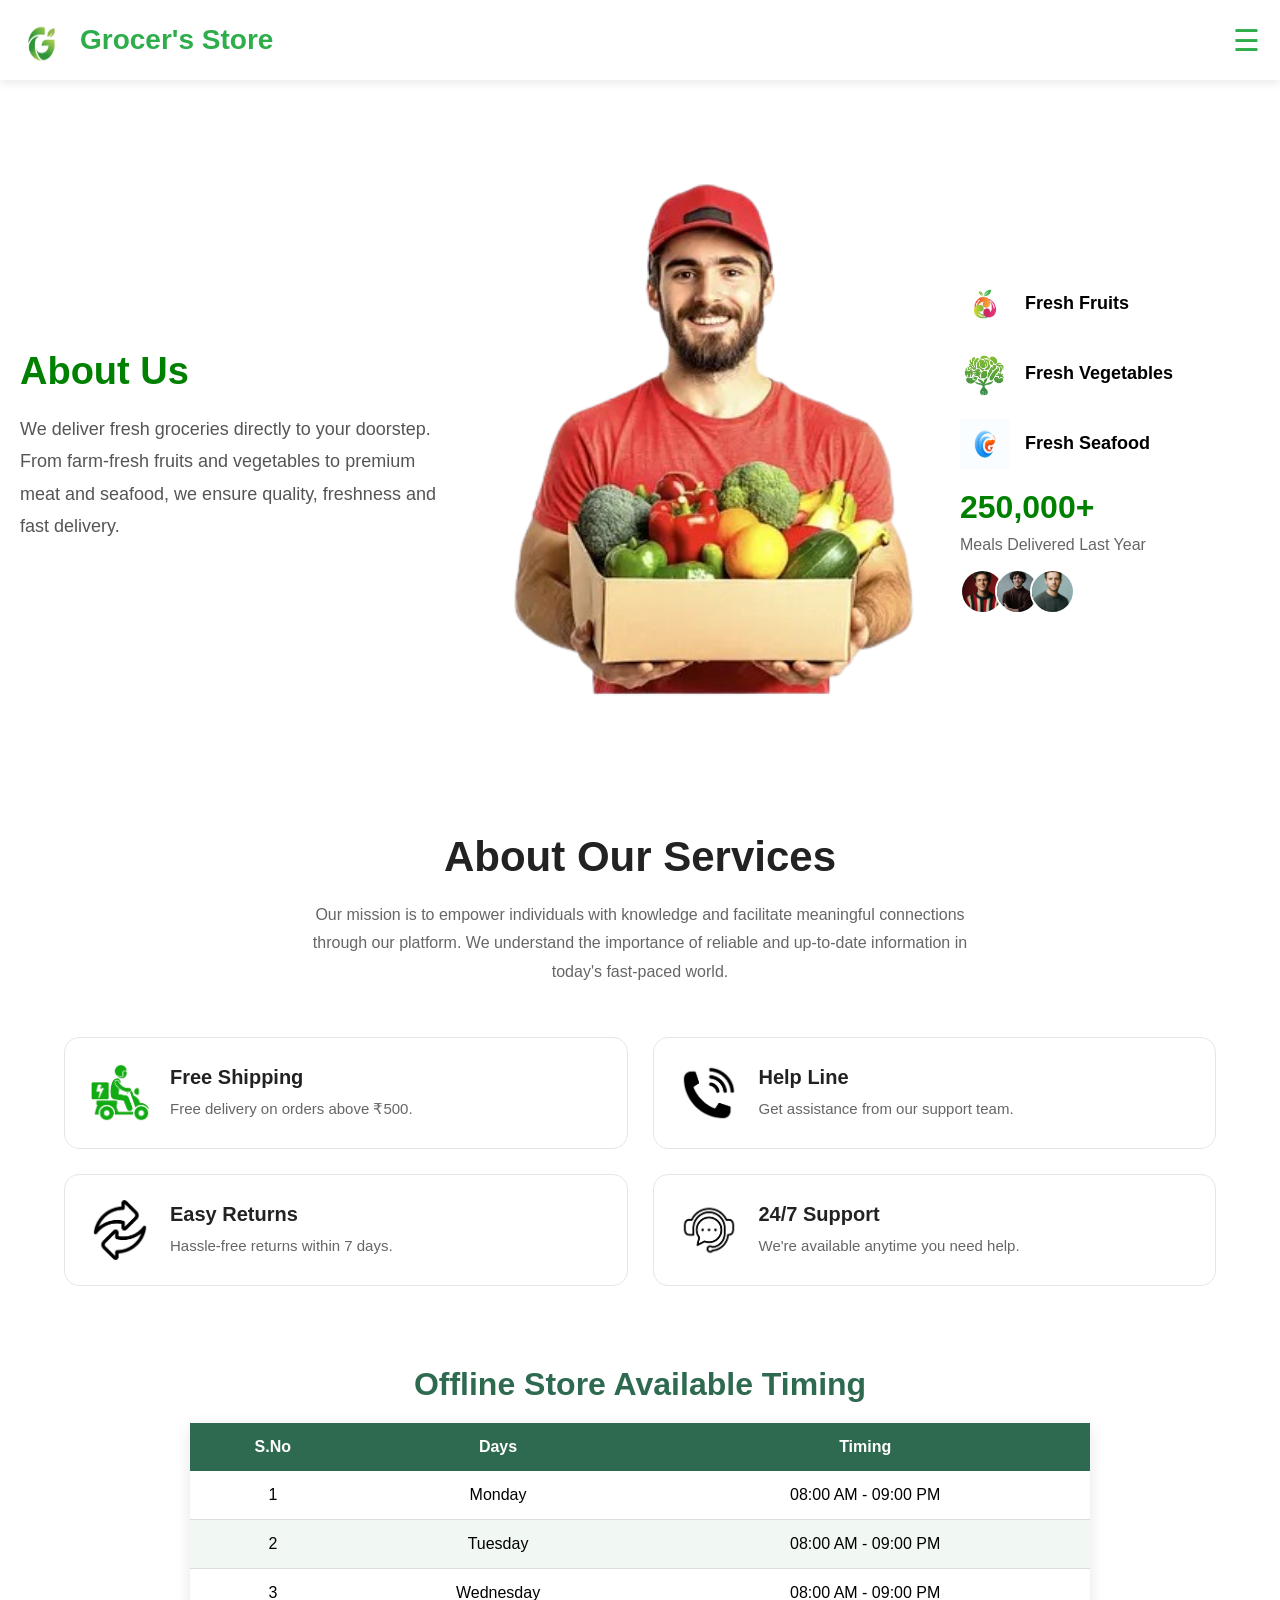
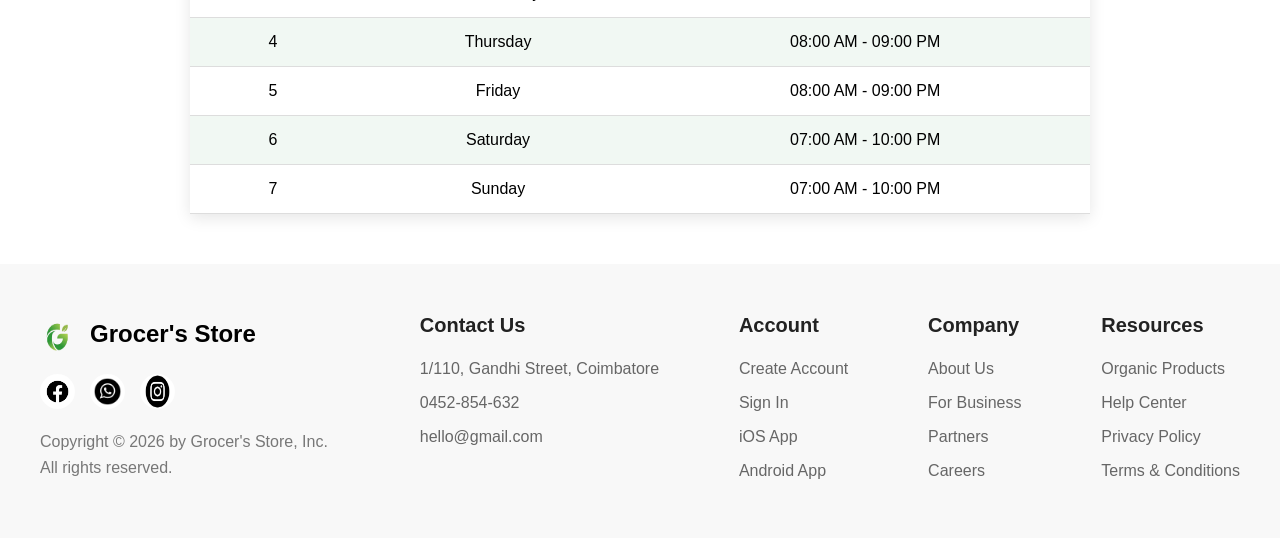
<file: about.html>
<!DOCTYPE html>
<html lang="en">

<head>
    <meta charset="UTF-8">
    <meta name="viewport" content="width=device-width, initial-scale=1.0">
    <title>About Us - Grocer's Store</title>
    <link rel="stylesheet" href="./about.css">
    <link rel="icon" href="./images/logo.png">
    <link href="https://unpkg.com/aos@2.3.1/dist/aos.css" rel="stylesheet">
</head>

<body>
    <div class="container1">
        <div class="row1">
            <img src="./images/logo.png" alt="Logo">
            <div class="logoText">Grocer's Store</div>
        </div>

        <div class="menu-btn" id="menuBtn">☰</div>

        <div class="row2">
            <a href="./home.html">Home</a>
            <a href="about.html">About</a>
            <a href="product.html">Product</a>
            <a href="./blog.html">Blogs</a>
            <a href="./contact.html">Contact</a>
            <a href="./testimonial.html">Testimonial</a>
            <a href="./offer.html" class="order-btn" id="products">Get Offer!</a>
        </div>
    </div>

    <section class="aboutSection">
        <div class="aboutContent" data-aos="fade-up" data-aos-anchor-placement="top-bottom">
            <h2>About Us</h2>
            <p>
                We deliver fresh groceries directly to your doorstep.
                From farm-fresh fruits and vegetables to premium meat
                and seafood, we ensure quality, freshness and fast delivery.
            </p>
        </div>

        <div class="aboutImage" data-aos="fade-up" data-aos-anchor-placement="top-bottom">
            <img src="./images/aboutImg.png" alt="About Us Presentation">
        </div>

        <div class="aboutInfo" data-aos="fade-up" data-aos-anchor-placement="top-bottom">
            <div class="feature">
                <img src="./images/fruitLogo.jpg" alt="Fruit Icon">
                <span>Fresh Fruits</span>
            </div>

            <div class="feature">
                <img src="./images/vegLogo.jpg" alt="Veg Icon">
                <span>Fresh Vegetables</span>
            </div>

            <div class="feature">
                <img src="./images/seaLogo.jpg" alt="Seafood Icon">
                <span>Fresh Seafood</span>
            </div>

            <div class="delivery">
                <h3>250,000+</h3>
                <p>Meals Delivered Last Year</p>
                <div class="customers">
                    <img src="./images/img1.jpg" alt="Customer 1">
                    <img src="./images/img2.jpg" alt="Customer 2">
                    <img src="./images/img3.jpg" alt="Customer 3">
                </div>
            </div>
        </div>
    </section>

    <section class="about-service" data-aos="fade-up" data-aos-anchor-placement="top-bottom">
        <h2>About Our Services</h2>
        <p>Our mission is to empower individuals with knowledge and facilitate
            meaningful connections through our platform.
            We understand the importance of reliable and up-to-date information
            in today's fast-paced world.</p>

        <div class="featureCards">
            <div class="featureCard">
                <img src="./images/delivery.png" alt="Shipping">
                <div class="featureContent">
                    <span>Free Shipping</span>
                    <p class="des-content">Free delivery on orders above ₹500.</p>
                </div>
            </div>

            <div class="featureCard">
                <img src="./images/helpline.png" alt="Help line">
                <div class="featureContent">
                    <span>Help Line</span>
                    <p class="des-content">Get assistance from our support team.</p>
                </div>
            </div>

            <div class="featureCard">
                <img src="./images/return.png" alt="Returns">
                <div class="featureContent">
                    <span>Easy Returns</span>
                    <p class="des-content">Hassle-free returns within 7 days.</p>
                </div>
            </div>

            <div class="featureCard">
                <img src="./images/support.png" alt="Support">
                <div class="featureContent">
                    <span>24/7 Support</span>
                    <p class="des-content">We're available anytime you need help.</p>
                </div>
            </div>
        </div>
    </section>

    <section class="storeTiming" data-aos="fade-up" data-aos-anchor-placement="top-bottom">
        <h4>Offline Store Available Timing</h4>
        <table>
            <thead>
                <tr>
                    <th>S.No</th>
                    <th>Days</th>
                    <th>Timing</th>
                </tr>
            </thead>
            <tbody>
                <tr>
                    <td>1</td>
                    <td>Monday</td>
                    <td>08:00 AM - 09:00 PM</td>
                </tr>
                <tr>
                    <td>2</td>
                    <td>Tuesday</td>
                    <td>08:00 AM - 09:00 PM</td>
                </tr>
                <tr>
                    <td>3</td>
                    <td>Wednesday</td>
                    <td>08:00 AM - 09:00 PM</td>
                </tr>
                <tr>
                    <td>4</td>
                    <td>Thursday</td>
                    <td>08:00 AM - 09:00 PM</td>
                </tr>
                <tr>
                    <td>5</td>
                    <td>Friday</td>
                    <td>08:00 AM - 09:00 PM</td>
                </tr>
                <tr>
                    <td>6</td>
                    <td>Saturday</td>
                    <td>07:00 AM - 10:00 PM</td>
                </tr>
                <tr>
                    <td>7</td>
                    <td>Sunday</td>
                    <td>07:00 AM - 10:00 PM</td>
                </tr>
            </tbody>
        </table>
    </section>

    <section class="foot">
        <div>
            <div class="footerLogo">
                <img src="./images/logo.png" alt="App Logo" width="40" height="40">
                <span>Grocer's Store</span>
            </div>
            <div class="groupLogo">
                <img src="./images/fb.jpg" alt="Facebook">
                <img src="./images/wa.jpg" alt="WhatsApp">
                <img src="./images/insta.jpg" alt="Instagram">
            </div>
            <div class="copyright">
                Copyright © 2026 by Grocer's Store, Inc. All rights reserved.
            </div>
        </div>

        <div class="footer-content">
            <h3>Contact Us</h3>
            <ul>
                <li>1/110, Gandhi Street, Coimbatore</li>
                <li>0452-854-632</li>
                <li>hello@gmail.com</li>
            </ul>
        </div>

        <div class="footer-content">
            <h3>Account</h3>
            <ul>
                <li>Create Account</li>
                <li>Sign In</li>
                <li>iOS App</li>
                <li>Android App</li>
            </ul>
        </div>

        <div class="footer-content">
            <h3>Company</h3>
            <ul>
                <li id="about">About Us</li>
                <li id="business">For Business</li>
                <li id="partners">Partners</li>
                <li id="careers">Careers</li>
            </ul>
        </div>

        <div class="footer-content">
            <h3>Resources</h3>
            <ul>
                <li>Organic Products</li>
                <li>Help Center</li>
                <li>Privacy Policy</li>
                <li>Terms & Conditions</li>
            </ul>
        </div>
    </section>

    <script src="https://unpkg.com/aos@2.3.1/dist/aos.js"></script>
    <script>
        AOS.init({
            duration: 1500, /* smooth runtime for transitions */
            once: true      /* runs animation only once per scroll down */
        });

        // Navbar Toggler
        const menuBtn = document.getElementById('menuBtn');
        const navLinks = document.querySelector('.row2');

        menuBtn.addEventListener('click', () => {
            navLinks.classList.toggle('active');
        });
    </script>
</body>

</html>
</file>
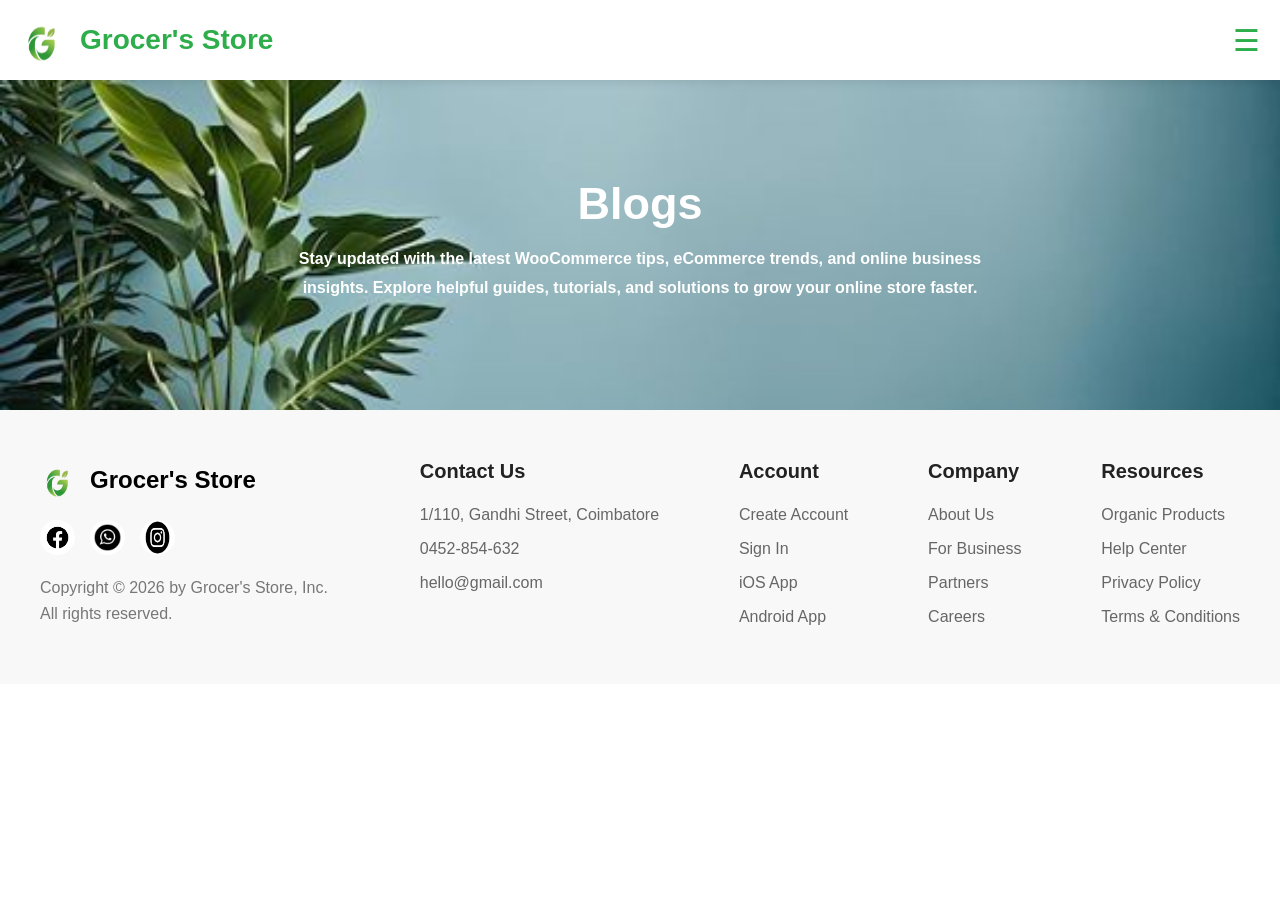
<file: blog.html>
<!DOCTYPE html>
<html lang="en">

<head>
    <meta charset="UTF-8">
    <meta name="viewport" content="width=device-width, initial-scale=1.0">
    <title>Blog content</title>
    <link rel="stylesheet" href="./blog.css">
    <link rel="icon" href="./images/logo.png">
</head>

<body>

    <div class="container1">

        <div class="row1">
            <img src="./images/logo.png" alt="Logo">
            <div class="logoText">Grocer's Store</div>
        </div>

        <div class="menu-btn" id="menuBtn">☰</div>

        <div class="row2">

            <a href="./home.html">Home</a>

            <a href="about.html">About</a>

            <a href="product.html">Product</a>

            <a href="./blog.html">Blogs</a>

            <a href="./contact.html">Contact</a>

            <a href="./testimonial.html">Testimonial</a>

            <a href="./offer.html" class="order-btn" id="products">
                Get Offer!
            </a>

        </div>

    </div>
    <!-- blog Section -->
    <section class="blogSection">

        <div class="blogHeader">
            <h2>Blogs</h2>

            <p>
                Stay updated with the latest WooCommerce tips,
                eCommerce trends, and online business insights.
                Explore helpful guides, tutorials, and solutions
                to grow your online store faster.
            </p>
        </div>

        <div class="blogs" id="blogs">

        </div>

    </section>

    <!-- footer Section -->
    <section class="foot">

        <div>
            <div class="footerLogo">
                <img src="./images/logo.png" alt="App Logo" width="40" height="40">
                <span>Grocer's Store</span>
            </div>

            <div class="groupLogo">
                <img src="./images/fb.jpg" alt="Facebook">
                <img src="./images/wa.jpg" alt="WhatsApp">
                <img src="./images/insta.jpg" alt="Instagram">
            </div>

            <div class="copyright">
                Copyright © 2026 by Grocer's Store, Inc.
                All rights reserved.
            </div>
        </div>

        <div class="footer-content">
            <h3>Contact Us</h3>
            <ul>
                <li>1/110, Gandhi Street, Coimbatore</li>
                <li>0452-854-632</li>
                <li>hello@gmail.com</li>
            </ul>
        </div>

        <div class="footer-content">
            <h3>Account</h3>
            <ul>
                <li>Create Account</li>
                <li>Sign In</li>
                <li>iOS App</li>
                <li>Android App</li>
            </ul>
        </div>

        <div class="footer-content">
            <h3>Company</h3>
            <ul>
                <li id="about">About Us</li>
                <li id="home">For Business</li>
                <li id="home">Partners</li>
                <li id="home">Careers</li>
            </ul>
        </div>

        <div class="footer-content">
            <h3>Resources</h3>
            <ul>
                <li>Organic Products</li>
                <li>Help Center</li>
                <li>Privacy Policy</li>
                <li>Terms & Conditions</li>
            </ul>
        </div>

    </section>

    <script>

        const fetchApi = async () => {
            try {
                const res = await fetch(
                    'https://mocki.io/v1/7c9feaf3-18f1-4552-8d90-449c6f65a826'
                );

                const data = await res.json();

                const blogs = document.getElementById("blogs");

                blogs.innerHTML = data.blogs.map(blog => `
     <div class="blog">
    <img src="${blog.image}" alt="${blog.title}">

    <div class="blogInfo">
        <span><img src="./images/calenders-removebg-preview.png"/>${blog.date}</span>
        <span><img src="./images/cartss-removebg-preview.png" /> ${blog.category}</span>
    </div>

    <h3>${blog.title}</h3>

    <p class="description">${blog.description}</p>
    
    <p class="content clamped">${blog.content}</p>
    
  
</div>
        `).join("");

            } catch (error) {
                console.error("Error fetching blogs:", error);
            }
        };

        fetchApi();



    </script>



    <script>
        // Navbar Toggler
        const menuBtn = document.getElementById('menuBtn');
        const navLinks = document.querySelector('.row2');

        menuBtn.addEventListener('click', () => {
            navLinks.classList.toggle('active');
        });
    </script>
</body>

</html>
</file>
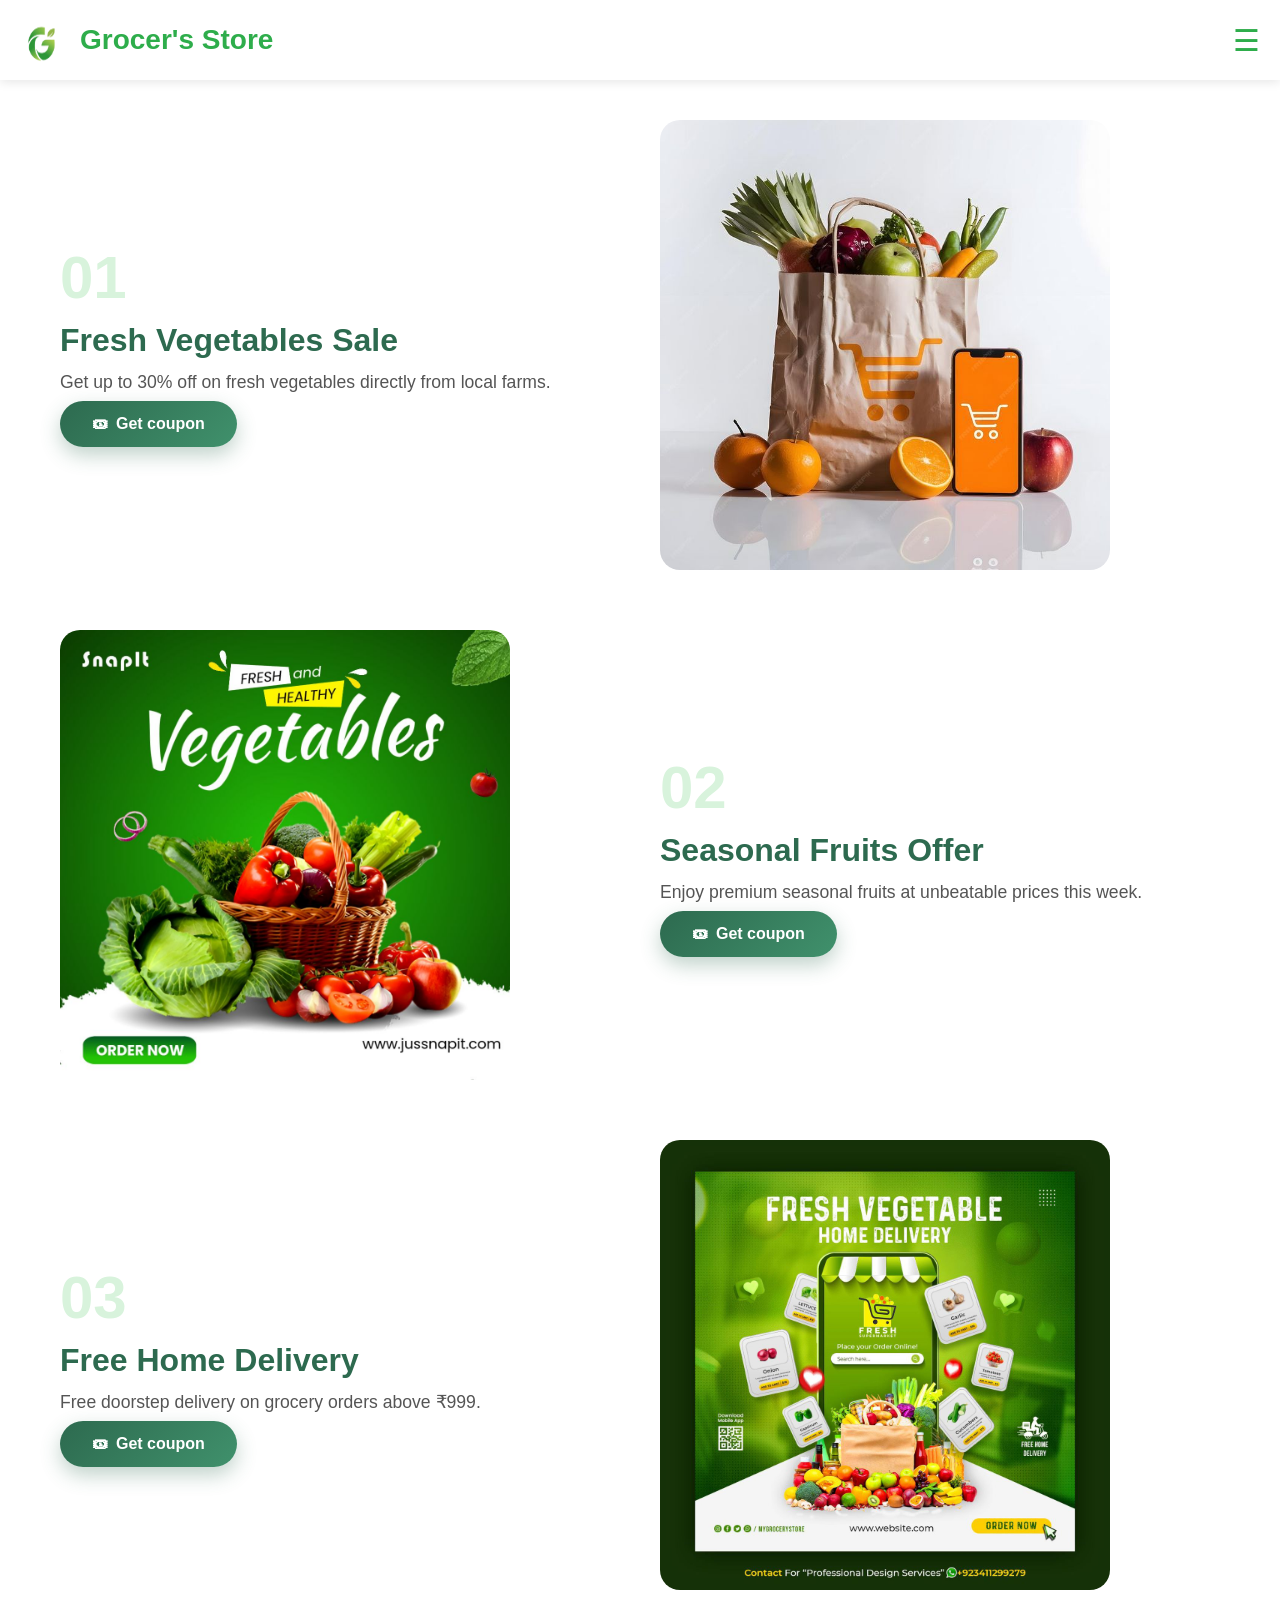
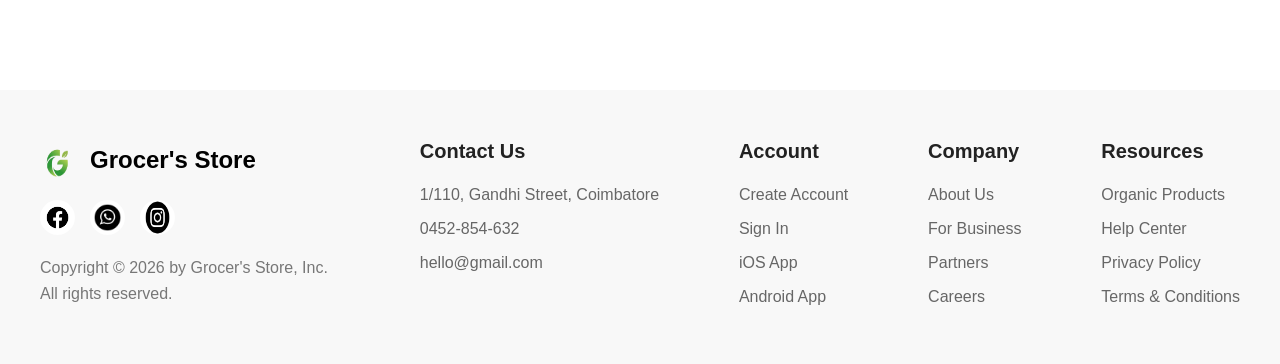
<file: offer.html>
<!DOCTYPE html>
<html lang="en">

<head>
    <meta charset="UTF-8">
    <meta name="viewport" content="width=device-width, initial-scale=1.0">
    <title>Offer content page</title>
    <link rel="stylesheet" href="./offer.css">
    <link href="https://unpkg.com/aos@2.3.1/dist/aos.css" rel="stylesheet">
    <link rel="icon" href="./images/logo.png">
</head>

<body>
    <div class="container1">

        <div class="row1">
            <img src="./images/logo.png" alt="Logo">
            <div class="logoText">Grocer's Store</div>
        </div>

        <div class="menu-btn" id="menuBtn">☰</div>

        <div class="row2">

            <a href="./home.html">Home</a>

            <a href="about.html">About</a>

            <a href="product.html">Product</a>

            <a href="./blog.html">Blogs</a>

            <a href="./contact.html">Contact</a>

            <a href="./testimonial.html">Testimonial</a>

            <a href="./offer.html" class="order-btn" id="products">
                Get Offer!
            </a>


        </div>

    </div>
    <!-- offer details -->
    <section class="offers">

        <!-- Right Side Image -->
        <div class="offer-card" data-aos="fade-up" data-aos-anchor-placement="top-bottom">
            <div class="offer-content">
                <span>01</span>
                <h3>Fresh Vegetables Sale</h3>
                <p>
                    Get up to 30% off on fresh vegetables directly from local farms.
                </p>


                <button class="couponBtn">Get coupon</button>


            </div>

            <div class="offer-image">
                <img src="./images/offer1.jpg" alt="">
            </div>
        </div>

        <!-- Left Side Image -->
        <div class="offer-card reverse">
            <div class="offer-content">
                <span>02</span>
                <h3>Seasonal Fruits Offer</h3>
                <p>
                    Enjoy premium seasonal fruits at unbeatable prices this week.
                </p>
                <button class="couponBtn">Get coupon</button>
            </div>

            <div class="offer-image">
                <img src="./images/offer2.jpg" alt="">
            </div>
        </div>

        <!-- Right Side Image -->
        <div class="offer-card">
            <div class="offer-content">
                <span>03</span>
                <h3>Free Home Delivery</h3>
                <p>
                    Free doorstep delivery on grocery orders above ₹999.
                </p>
                <button class="couponBtn">Get coupon</button>
            </div>

            <div class="offer-image">
                <img src="./images/offer3.jpg" alt="">
            </div>
        </div>

    </section>

    <!-- footer -->
    <section class="foot">

        <div>
            <div class="footerLogo">
                <img src="./images/logo.png" alt="App Logo" width="40" height="40">
                <span>Grocer's Store</span>
            </div>

            <div class="groupLogo">
                <img src="./images/fb.jpg" alt="Facebook">
                <img src="./images/wa.jpg" alt="WhatsApp">
                <img src="./images/insta.jpg" alt="Instagram">
            </div>

            <div class="copyright">
                Copyright © 2026 by Grocer's Store, Inc.
                All rights reserved.
            </div>
        </div>

        <div class="footer-content">
            <h3>Contact Us</h3>
            <ul>
                <li>1/110, Gandhi Street, Coimbatore</li>
                <li>0452-854-632</li>
                <li>hello@gmail.com</li>
            </ul>
        </div>

        <div class="footer-content">
            <h3>Account</h3>
            <ul>
                <li>Create Account</li>
                <li>Sign In</li>
                <li>iOS App</li>
                <li>Android App</li>
            </ul>
        </div>

        <div class="footer-content">
            <h3>Company</h3>
            <ul>
                <li id="about">About Us</li>
                <li id="home">For Business</li>
                <li id="home">Partners</li>
                <li id="home">Careers</li>
            </ul>
        </div>

        <div class="footer-content">
            <h3>Resources</h3>
            <ul>
                <li>Organic Products</li>
                <li>Help Center</li>
                <li>Privacy Policy</li>
                <li>Terms & Conditions</li>
            </ul>
        </div>

    </section>

    <script src="https://unpkg.com/aos@2.3.1/dist/aos.js"></script>
    <script>
        AOS.init({
            duration: 1000,
            once: true
        });
    </script>

    <script>
        // Navbar Toggler
        const menuBtn = document.getElementById('menuBtn');
        const navLinks = document.querySelector('.row2');

        menuBtn.addEventListener('click', () => {
            navLinks.classList.toggle('active');
        });
    </script>
</body>

</html>
</file>
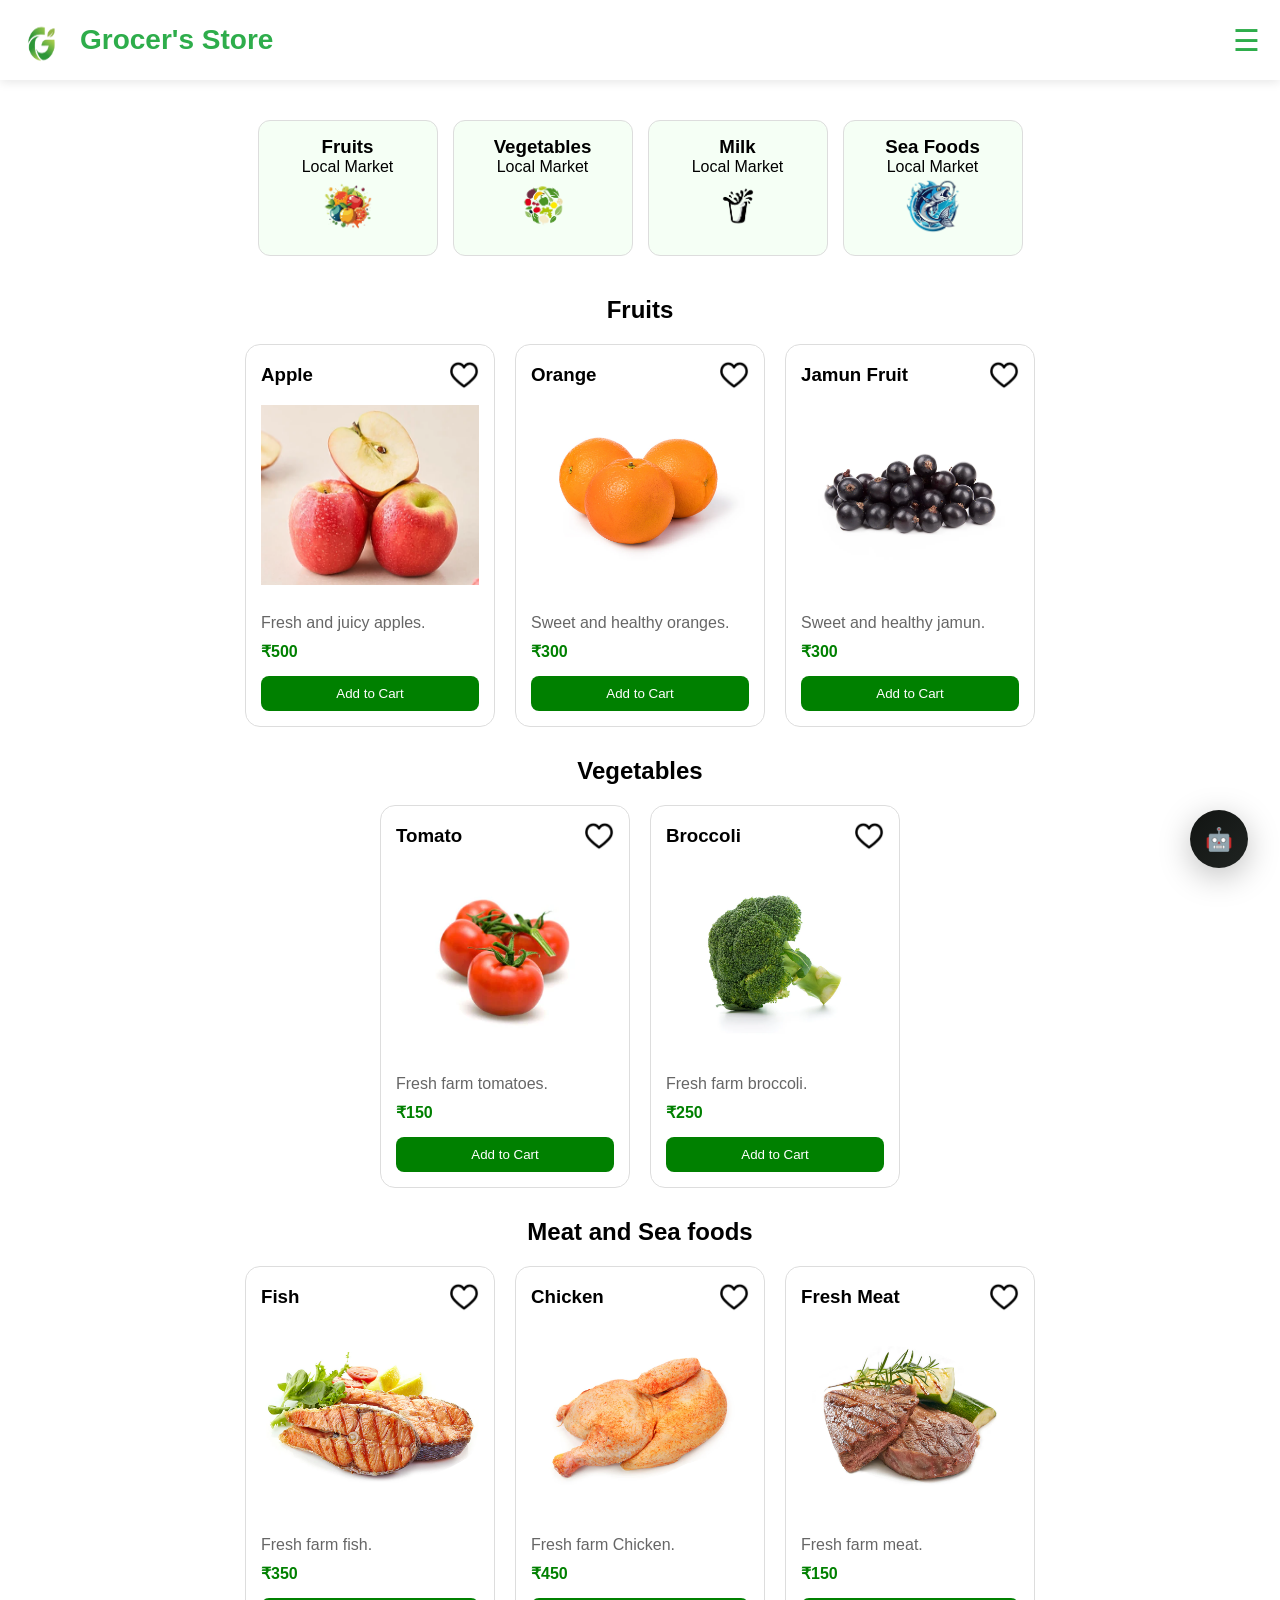
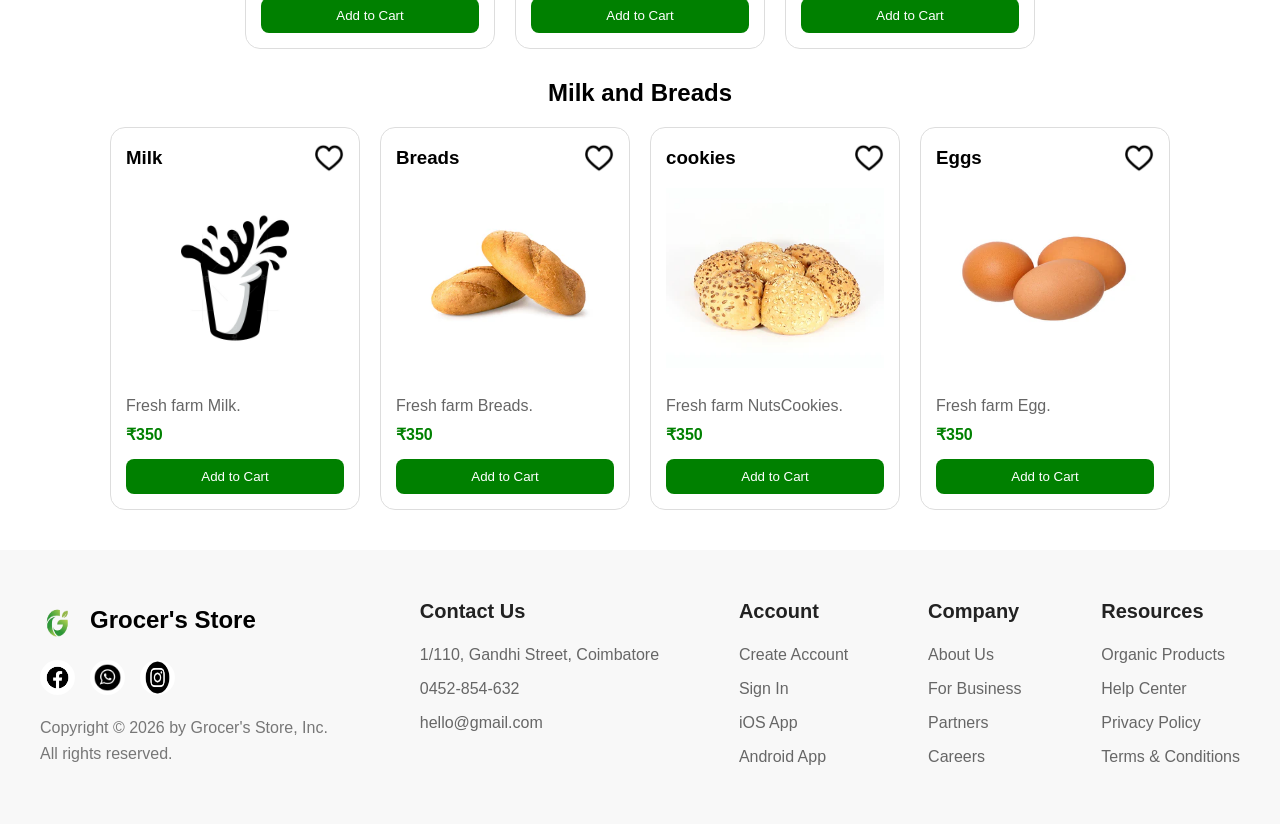
<file: product.html>
<!DOCTYPE html>
<html lang="en">

<head>
    <meta charset="UTF-8">
    <meta name="viewport" content="width=device-width, initial-scale=1.0">
    <title>product-content</title>
    <link rel="stylesheet" href="./product.css">
    <link href="https://unpkg.com/aos@2.3.1/dist/aos.css" rel="stylesheet">
    <link rel="icon" href="./images/logo.png">
    <style>
        /* ── CHATBOX CONFIGURATION TOKENS ───────────────────── */
        :root {
            --chat-bg: #191c1a;
            --chat-user: #262a28;
            --chat-ai: #202422;
            --chat-green: #4a6b53;
            --chat-light: #73967d;
            --chat-white: #ffffff;
            --chat-mist: #8c928e;
            --chat-ease: cubic-bezier(.4, 0, .2, 1);
            --chat-r-lg: 1.25rem;
        }

        /* ── CHAT LAUNCHER BUTTON ──────────────────────────── */
        .chat-launcher {
            position: fixed;
            bottom: 2rem;
            right: 2rem;
            z-index: 2000;
            width: 58px;
            height: 58px;
            border-radius: 50%;
            background: linear-gradient(135deg, #111412, #202422);
            color: var(--chat-white);
            border: none;
            cursor: pointer;
            display: flex;
            align-items: center;
            justify-content: center;
            font-size: 1.4rem;
            box-shadow: 0 8px 32px rgba(0, 0, 0, .25), 0 0 0 0 rgba(74, 107, 83, .4);
            transition: transform .2s var(--chat-ease), box-shadow .2s;
            animation: chat-pulse-ring 3s ease-out infinite;
        }

        .chat-launcher:hover {
            transform: scale(1.07);
        }

        .chat-launcher.open {
            background: linear-gradient(135deg, var(--chat-green), var(--chat-light));
        }

        @keyframes chat-pulse-ring {
            0% {
                box-shadow: 0 8px 32px rgba(0, 0, 0, .25), 0 0 0 0 rgba(74, 107, 83, .4);
            }

            50% {
                box-shadow: 0 8px 32px rgba(0, 0, 0, .25), 0 0 0 12px rgba(74, 107, 83, 0);
            }

            100% {
                box-shadow: 0 8px 32px rgba(0, 0, 0, .25), 0 0 0 0 rgba(74, 107, 83, 0);
            }
        }

        /* ── CHAT DISPLAY PANEL ────────────────────────────── */
        .chat-panel {
            position: fixed;
            bottom: 5.5rem;
            right: 2rem;
            z-index: 1999;
            width: 380px;
            max-height: 540px;
            height: 80vh;
            background: var(--chat-bg);
            border-radius: 1.25rem;
            overflow: hidden;
            display: flex;
            flex-direction: column;
            box-shadow: 0 24px 64px rgba(0, 0, 0, .4), 0 0 0 1px rgba(255, 255, 255, .06);
            transform: scale(.9) translateY(20px);
            opacity: 0;
            pointer-events: none;
            font-family: 'DM Sans', sans-serif;
            transition: transform .3s var(--chat-ease), opacity .3s var(--chat-ease);
        }

        .chat-panel.open {
            transform: scale(1) translateY(0);
            opacity: 1;
            pointer-events: all;
        }

        .chat-header {
            padding: 1.1rem 1.25rem;
            display: flex;
            align-items: center;
            gap: .75rem;
            border-bottom: 1px solid rgba(255, 255, 255, .07);
            background: rgba(255, 255, 255, .03);
        }

        .chat-avatar {
            width: 36px;
            height: 36px;
            border-radius: 50%;
            background: linear-gradient(135deg, var(--chat-green), #2d4234);
            display: flex;
            align-items: center;
            justify-content: center;
            font-size: 1rem;
            flex-shrink: 0;
            position: relative;
        }

        .chat-avatar::after {
            content: '';
            position: absolute;
            bottom: 1px;
            right: 1px;
            width: 9px;
            height: 9px;
            border-radius: 50%;
            background: #22c55e;
            border: 2px solid var(--chat-bg);
        }

        .chat-title {
            color: var(--chat-white);
            font-weight: 500;
            font-size: .88rem;
        }

        .chat-status {
            color: rgba(255, 255, 255, .45);
            font-size: .72rem;
        }

        .chat-close {
            margin-left: auto;
            background: none;
            border: none;
            color: rgba(255, 255, 255, .4);
            font-size: 1.1rem;
            cursor: pointer;
            padding: .25rem;
            transition: color .2s;
        }

        .chat-close:hover {
            color: var(--chat-white);
        }

        .chat-messages {
            flex: 1;
            overflow-y: auto;
            padding: 1.25rem;
            display: flex;
            flex-direction: column;
            gap: 1rem;
            scroll-behavior: smooth;
        }

        .chat-messages::-webkit-scrollbar {
            width: 4px;
        }

        .chat-messages::-webkit-scrollbar-thumb {
            background: rgba(255, 255, 255, .1);
            border-radius: 2px;
        }

        /* ── MESSAGE BUBBLES ───────────────────────────────── */
        .msg {
            display: flex;
            gap: .6rem;
            max-width: 92%;
            animation: msgIn .25s var(--chat-ease) forwards;
        }

        .msg.user {
            align-self: flex-end;
            flex-direction: row-reverse;
        }

        .msg-avatar {
            width: 26px;
            height: 26px;
            border-radius: 50%;
            display: flex;
            align-items: center;
            justify-content: center;
            font-size: .75rem;
            flex-shrink: 0;
            margin-top: .15rem;
        }

        .msg.ai .msg-avatar {
            background: linear-gradient(135deg, var(--chat-green), #2d4234);
        }

        .msg.user .msg-avatar {
            background: rgba(255, 255, 255, .12);
        }

        .msg-bubble {
            padding: .75rem 1rem;
            border-radius: var(--chat-r-lg);
            font-size: .83rem;
            line-height: 1.6;
            color: rgba(255, 255, 255, .88);
        }

        .msg.ai .msg-bubble {
            background: var(--chat-ai);
            border-bottom-left-radius: .2rem;
            text-align: left;
        }

        .msg.user .msg-bubble {
            background: var(--chat-green);
            color: var(--chat-white);
            border-bottom-right-radius: .2rem;
        }

        .msg-time {
            font-size: .62rem;
            color: rgba(255, 255, 255, .25);
            margin-top: .3rem;
            text-align: right;
        }

        .msg.user .msg-time {
            text-align: left;
        }

        @keyframes msgIn {
            from {
                opacity: 0;
                transform: translateY(8px);
            }

            to {
                opacity: 1;
                transform: translateY(0);
            }
        }

        /* ── CHAT SUGGESTIONS & CHIPS ──────────────────────── */
        .chat-suggestions {
            padding: .75rem 1.25rem .5rem;
            display: flex;
            gap: .5rem;
            flex-wrap: wrap;
        }

        .suggestion-chip {
            padding: .35rem .85rem;
            border-radius: 1.5rem;
            background: rgba(255, 255, 255, .07);
            color: rgba(255, 255, 255, .7);
            font-size: .72rem;
            cursor: pointer;
            border: 1px solid rgba(255, 255, 255, .1);
            transition: background .2s, border-color .2s;
            white-space: nowrap;
        }

        .suggestion-chip:hover {
            background: rgba(74, 107, 83, .2);
            border-color: rgba(74, 107, 83, .4);
            color: var(--chat-white);
        }

        /* ── INPUT SYSTEM ─────────────────────────────────── */
        .chat-input-row {
            padding: .75rem 1.25rem 1.25rem;
            display: flex;
            gap: .6rem;
            align-items: center;
        }

        .chat-input {
            flex: 1;
            background: rgba(255, 255, 255, .07);
            border: 1px solid rgba(255, 255, 255, .1);
            border-radius: 2rem;
            padding: .7rem 1.1rem;
            color: var(--chat-white);
            font-size: .83rem;
            outline: none;
            transition: border-color .2s;
        }

        .chat-input:focus {
            border-color: rgba(115, 150, 125, .5);
        }

        .send-btn {
            width: 38px;
            height: 38px;
            border-radius: 50%;
            background: linear-gradient(135deg, var(--chat-green), #2d4234);
            border: none;
            color: var(--chat-white);
            font-size: 1rem;
            cursor: pointer;
            display: grid;
            place-items: center;
            transition: transform .15s, opacity .2s;
            flex-shrink: 0;
        }

        .send-btn:hover {
            transform: scale(1.08);
        }

        .send-btn:disabled {
            opacity: .4;
            cursor: not-allowed;
        }

        /* ── TYPING BUBBLE INDICATOR ───────────────────────── */
        .typing-indicator {
            display: flex;
            gap: 4px;
            padding: .5rem 0;
            align-items: center;
        }

        .typing-dot {
            width: 6px;
            height: 6px;
            border-radius: 50%;
            background: rgba(255, 255, 255, .35);
            animation: typingPulse 1.2s ease-in-out infinite;
        }

        .typing-dot:nth-child(2) {
            animation-delay: .2s;
        }

        .typing-dot:nth-child(3) {
            animation-delay: .4s;
        }

        @keyframes typingPulse {

            0%,
            60%,
            100% {
                transform: translateY(0);
                opacity: .35;
            }

            30% {
                transform: translateY(-4px);
                opacity: 1;
            }
        }

/* ── MOBILE RESPONSIVE ───────────────────────────── */
@media (max-width: 768px) {

    .chat-launcher {
        width: 52px;
        height: 52px;
        right: 1rem;
        bottom: 1rem;
        font-size: 1.2rem;
    }

    .chat-panel {
        width: calc(100vw - 20px);
        height: 75vh;
        max-height: none;
        right: 10px;
        left: 10px;
        bottom: 4.5rem;
        border-radius: 1rem;
    }

    .chat-header {
        padding: 1rem;
    }

    .chat-title {
        font-size: 0.85rem;
    }

    .chat-status {
        font-size: 0.7rem;
    }

    .chat-messages {
        padding: 1rem;
    }

    .msg {
        max-width: 100%;
    }

    .msg-bubble {
        font-size: 0.8rem;
        padding: 0.7rem 0.9rem;
    }

    .chat-suggestions {
        padding: 0.75rem 1rem 0.5rem;
        overflow-x: auto;
        flex-wrap: nowrap;
        scrollbar-width: none;
    }

    .chat-suggestions::-webkit-scrollbar {
        display: none;
    }

    .suggestion-chip {
        flex-shrink: 0;
    }

    .chat-input-row {
        padding: 0.75rem 1rem 1rem;
    }

    .chat-input {
        font-size: 16px; /* Prevents zoom on iPhone */
        padding: 0.7rem 1rem;
    }

    .send-btn {
        width: 40px;
        height: 40px;
    }
}

/* Extra Small Devices */
@media (max-width: 480px) {

    .chat-panel {
        width: calc(100vw - 12px);
        left: 6px;
        right: 6px;
        height: 80vh;
        bottom: 4rem;
    }

    .chat-avatar {
        width: 32px;
        height: 32px;
    }

    .msg-avatar {
        width: 24px;
        height: 24px;
    }

    .msg-bubble {
        font-size: 0.75rem;
        line-height: 1.5;
    }

    .chat-input {
        font-size: 16px;
    }
}

    </style>
</head>

<body>
    <div class="container1">
        <div class="row1">
            <img src="./images/logo.png" alt="Logo">
            <div class="logoText">Grocer's Store</div>
        </div>

        <div class="menu-btn" id="menuBtn">☰</div>

        <div class="row2">
            <a href="#home">Home</a>
            <a href="about.html">About</a>
            <a href="product.html">Product</a>
            <a href="./blog.html">Blogs</a>
            <a href="./contact.html">Contact</a>
            <a href="./testimonial.html">Testimonial</a>
            <a href="./offer.html" class="order-btn">Get Offer!</a>
        </div>
    </div>

    <div class="categories" id="about">
        <div class="catItem">
            <div class="items">
                <a href="#fruits">
                    <h3>Fruits</h3>
                    <p>Local Market</p>
                    <img src="./images/fruit.png" alt="" height="60" width="60">
                </a>
            </div>
            <div class="items">
                <a href="#vegetables">
                    <h3>Vegetables</h3>
                    <p>Local Market</p>
                    <img src="./images/veg.png" alt="" height="60" width="60">
                </a>
            </div>
            <div class="items">
                <a href="#milk">
                    <h3>Milk</h3>
                    <p>Local Market</p>
                    <img src="./images/milk.png" alt="" height="60" width="60">
                </a>
            </div>
            <div class="items">
                <a href="#seafoods">
                    <h3>Sea Foods</h3>
                    <p>Local Market</p>
                    <img src="./images/sea.png" alt="" height="60" width="60">
                </a>
            </div>
        </div>
    </div>

    <section class="container">
        <h2 id="fruits">Fruits</h2>
        <div class="containers1" data-aos="fade-up" data-aos-anchor-placement="top-bottom">
            <div class="card">
                <div class="cardHeader">
                    <h3>Apple</h3>
                    <img src="./images/like.png" alt="wishlist" width="30">
                </div>
                <img src="./images/apple.webp" alt="Apple" class="productImg">
                <p>Fresh and juicy apples.</p>
                <h4>₹500</h4>
                <button>Add to Cart</button>
            </div>

            <div class="card">
                <div class="cardHeader">
                    <h3>Orange</h3>
                    <img src="./images/like.png" alt="wishlist" width="30">
                </div>
                <img src="./images/orange.webp" alt="Orange" class="productImg">
                <p>Sweet and healthy oranges.</p>
                <h4>₹300</h4>
                <button>Add to Cart</button>
            </div>

            <div class="card">
                <div class="cardHeader">
                    <h3>Jamun Fruit</h3>
                    <img src="./images/like.png" alt="wishlist" width="30">
                </div>
                <img src="./images/jamun.webp" alt="Jamun Fruit" class="productImg">
                <p>Sweet and healthy jamun.</p>
                <h4>₹300</h4>
                <button>Add to Cart</button>
            </div>
        </div>

        <h2 id="vegetables">Vegetables</h2>
        <div class="containers1" data-aos="fade-up" data-aos-anchor-placement="top-bottom">
            <div class="card">
                <div class="cardHeader">
                    <h3>Tomato</h3>
                    <img src="./images/like.png" alt="wishlist" width="30">
                </div>
                <img src="./images/Tomato1.webp" alt="Tomato" class="productImg">
                <p>Fresh farm tomatoes.</p>
                <h4>₹150</h4>
                <button>Add to Cart</button>
            </div>

            <div class="card">
                <div class="cardHeader">
                    <h3>Broccoli</h3>
                    <img src="./images/like.png" alt="wishlist" width="30">
                </div>
                <img src="./images/broccoli.webp" alt="Tomato" class="productImg">
                <p>Fresh farm broccoli.</p>
                <h4>₹250</h4>
                <button>Add to Cart</button>
            </div>
        </div>

        <h2 id="seafoods">Meat and Sea foods</h2>
        <div class="containers1" data-aos="fade-up" data-aos-anchor-placement="top-bottom">
            <div class="card">
                <div class="cardHeader">
                    <h3>Fish</h3>
                    <img src="./images/like.png" alt="wishlist" width="30">
                </div>
                <img src="./images/fish.webp" alt="Tomato" class="productImg">
                <p>Fresh farm fish.</p>
                <h4>₹350</h4>
                <button>Add to Cart</button>
            </div>

            <div class="card">
                <div class="cardHeader">
                    <h3>Chicken</h3>
                    <img src="./images/like.png" alt="wishlist" width="30">
                </div>
                <img src="./images/chicken.webp" alt="Tomato" class="productImg">
                <p>Fresh farm Chicken.</p>
                <h4>₹450</h4>
                <button>Add to Cart</button>
            </div>

            <div class="card">
                <div class="cardHeader">
                    <h3>Fresh Meat</h3>
                    <img src="./images/like.png" alt="wishlist" width="30">
                </div>
                <img src="./images/meat.webp" alt="Tomato" class="productImg">
                <p>Fresh farm meat.</p>
                <h4>₹150</h4>
                <button>Add to Cart</button>
            </div>
        </div>

        <h2 id="milk">Milk and Breads</h2>
        <div class="containers1" data-aos="fade-up" data-aos-anchor-placement="top-bottom">
            <div class="card">
                <div class="cardHeader">
                    <h3>Milk</h3>
                    <img src="./images/like.png" alt="wishlist" width="30">
                </div>
                <img src="./images/milk.jpg" alt="Tomato" class="productImg">
                <p>Fresh farm Milk.</p>
                <h4>₹350</h4>
                <button>Add to Cart</button>
            </div>

            <div class="card">
                <div class="cardHeader">
                    <h3>Breads</h3>
                    <img src="./images/like.png" alt="wishlist" width="30">
                </div>
                <img src="./images/bread1.webp" alt="Tomato" class="productImg">
                <p>Fresh farm Breads.</p>
                <h4>₹350</h4>
                <button>Add to Cart</button>
            </div>

            <div class="card">
                <div class="cardHeader">
                    <h3>cookies</h3>
                    <img src="./images/like.png" alt="wishlist" width="30">
                </div>
                <img src="./images/NutsCookies.webp" alt="Tomato" class="productImg">
                <p>Fresh farm NutsCookies.</p>
                <h4>₹350</h4>
                <button>Add to Cart</button>
            </div>

            <div class="card">
                <div class="cardHeader">
                    <h3>Eggs</h3>
                    <img src="./images/like.png" alt="wishlist" width="30">
                </div>
                <img src="./images/egg.webp" alt="Tomato" class="productImg">
                <p>Fresh farm Egg.</p>
                <h4>₹350</h4>
                <button>Add to Cart</button>
            </div>
        </div>
    </section>

    <section class="foot">
        <div>
            <div class="footerLogo">
                <img src="./images/logo.png" alt="App Logo" width="40" height="40">
                <span>Grocer's Store</span>
            </div>
            <div class="groupLogo">
                <img src="./images/fb.jpg" alt="Facebook">
                <img src="./images/wa.jpg" alt="WhatsApp">
                <img src="./images/insta.jpg" alt="Instagram">
            </div>
            <div class="copyright">
                Copyright © 2026 by Grocer's Store, Inc. All rights reserved.
            </div>
        </div>

        <div class="footer-content">
            <h3>Contact Us</h3>
            <ul>
                <li>1/110, Gandhi Street, Coimbatore</li>
                <li>0452-854-632</li>
                <li>hello@gmail.com</li>
            </ul>
        </div>

        <div class="footer-content">
            <h3>Account</h3>
            <ul>
                <li>Create Account</li>
                <li>Sign In</li>
                <li>iOS App</li>
                <li>Android App</li>
            </ul>
        </div>

        <div class="footer-content">
            <h3>Company</h3>
            <ul>
                <li id="about">About Us</li>
                <li id="home">For Business</li>
                <li id="home">Partners</li>
                <li id="home">Careers</li>
            </ul>
        </div>

        <div class="footer-content">
            <h3>Resources</h3>
            <ul>
                <li>Organic Products</li>
                <li>Help Center</li>
                <li>Privacy Policy</li>
                <li>Terms & Conditions</li>
            </ul>
        </div>
    </section>

    <button class="chat-launcher" id="chatLauncher" onclick="toggleChat()"
        title="Chat with AI Grocery Guide">🤖</button>

    <div class="chat-panel" id="chatPanel">
        <div class="chat-header">
            <div class="chat-avatar">🥦</div>
            <div>
                <div class="chat-title">Grocer's AI Guide</div>
                <div class="chat-status">Online · Suggests recipes</div>
            </div>
            <div class="chat-close" onclick="toggleChat()">✕</div>
        </div>
        <div class="chat-messages" id="chatMessages"></div>
        <div class="chat-suggestions" id="chatSuggestions">
            <span class="suggestion-chip" onclick="sendSuggestion(this)">What fruits are available?</span>
            <span class="suggestion-chip" onclick="sendSuggestion(this)">Recipe ideas</span>
            <span class="suggestion-chip" onclick="sendSuggestion(this)">Delivery information</span>
        </div>
        <div class="chat-input-row">
            <input class="chat-input" id="chatInput" placeholder="Ask about ingredients, recipes..."
                onkeydown="handleKey(event)" />
            <button class="send-btn" id="sendBtn" onclick="sendMessage()">➤</button>
        </div>
    </div>

    <script>
        /* Existing category selector script */
        const categories = document.querySelectorAll('.items');
        categories.forEach(item => {
            item.addEventListener('click', () => {
                categories.forEach(cat => cat.classList.remove('active'));
                item.classList.add('active');
            });
        });

        /* ── INTERACTIVE AI CHATBOX BACKEND SCRIPT ──────────────── */
        let chatOpen = false;
        let isTyping = false;
        let chatHistory = [];

        const API_KEY = "AQ.Ab8RN6JC3dtZ9n81eXIaXBNsNqA4p5Ew39Osrs4hgfw5yAAVpQ";

        // Context mapped directly from your HTML items
        const SYSTEM_PROMPT = `You are the Grocer's Store AI Assistant — an expert food, stock, and meal companion for Grocer's Store.

Current Store Stock & Item Pricing:
- Fruits: Apple (₹500), Orange (₹300), Jamun Fruit (₹300)
- Vegetables: Tomato (₹150), Broccoli (₹250)
- Meat & Sea Foods: Fish (₹350), Chicken (₹450), Fresh Meat (₹150)
- Milk & Breads: Milk (₹350), Breads (₹350), Nuts Cookies (₹350), Eggs (₹350)

Guidelines:
1. Be polite, concise, and helpful. Frame replies inside 2-3 sentences maximum.
2. Recommend recipe combinations using ONLY the items listed in stock above. 
3. Address store location queries: 1/110, Gandhi Street, Coimbatore. Phone: 0452-854-632.
4. Do not offer variations or imagine items that are not explicitly noted in the stock inventory above.`;

        function toggleChat() {
            chatOpen = !chatOpen;
            document.getElementById('chatPanel').classList.toggle('open', chatOpen);
            document.getElementById('chatLauncher').classList.toggle('open', chatOpen);
            document.getElementById('chatLauncher').textContent = chatOpen ? '✕' : '🤖';

            if (chatOpen && chatHistory.length === 0) {
                setTimeout(() => addMessage('ai', "Welcome to Grocer's Store! 🥦 I'm your virtual culinary guide. Ask me about our items, contact details, or dinner recipe ideas using today's fresh haul!"), 300);
            }
        }

        function addMessage(role, text) {
            const container = document.getElementById('chatMessages');
            const now = new Date().toLocaleTimeString([], { hour: '2-digit', minute: '2-digit' });
            const div = document.createElement('div');
            div.className = `msg ${role}`;
            div.innerHTML = `
        <div class="msg-avatar">${role === 'ai' ? '🥦' : '👤'}</div>
        <div>
            <div class="msg-bubble">${text}</div>
            <div class="msg-time">${now}</div>
        </div>`;
            container.appendChild(div);
            container.scrollTop = container.scrollHeight;
            chatHistory.push({ role: role === 'ai' ? 'assistant' : 'user', content: text });
        }

        function showTyping() {
            const container = document.getElementById('chatMessages');
            const div = document.createElement('div');
            div.className = 'msg ai'; div.id = 'typingMsg';
            div.innerHTML = `
        <div class="msg-avatar">🥦</div>
        <div><div class="msg-bubble" style="padding:.55rem .85rem">
            <div class="typing-indicator">
                <div class="typing-dot"></div><div class="typing-dot"></div><div class="typing-dot"></div>
            </div>
        </div></div>`;
            container.appendChild(div);
            container.scrollTop = container.scrollHeight;
        }

        function hideTyping() {
            const el = document.getElementById('typingMsg');
            if (el) el.remove();
        }

        async function sendMessage() {
            const input = document.getElementById('chatInput');
            const text = input.value.trim();

            if (!text || isTyping) return;

            input.value = '';
            document.getElementById('chatSuggestions').style.display = 'none';

            addMessage('user', text);
            isTyping = true;
            document.getElementById('sendBtn').disabled = true;
            showTyping();

            try {
                const prompt = `${SYSTEM_PROMPT}\n\nCustomer Question:\n${text}`;

                const res = await fetch(
                    `https://generativelanguage.googleapis.com/v1beta/models/gemini-2.5-flash:generateContent?key=${API_KEY}`,
                    {
                        method: "POST",
                        headers: { "Content-Type": "application/json" },
                        body: JSON.stringify({
                            contents: [{ parts: [{ text: prompt }] }]
                        })
                    }
                );

                const data = await res.json();
                hideTyping();

                const reply = data?.candidates?.[0]?.content?.parts?.[0]?.text ||
                    "I'm experiencing a quick connection delay. Could you try asking that once more?";

                addMessage('ai', reply);
            } catch (error) {
                console.error(error);
                hideTyping();
                addMessage('ai', 'Unable to check store shelves at this microsecond. Please look over your networking connection.');
            }

            isTyping = false;
            document.getElementById('sendBtn').disabled = false;
        }

        function sendSuggestion(el) {
            document.getElementById('chatInput').value = el.textContent;
            sendMessage();
        }

        function handleKey(e) {
            if (e.key === 'Enter' && !e.shiftKey) {
                e.preventDefault();
                sendMessage();
            }
        }
    </script>
    <script src="https://unpkg.com/aos@2.3.1/dist/aos.js"></script>
    <script>
        AOS.init({
            duration: 1000,
            once: true
        });

        // Navbar Toggler
        const menuBtn = document.getElementById('menuBtn');
        const navLinks = document.querySelector('.row2');

        menuBtn.addEventListener('click', () => {
            navLinks.classList.toggle('active');
        });
    </script>

</body>

</html>
</file>
<file: about.css>
* {
     margin: 0;
     padding: 0;
     box-sizing: border-box;
 }

 body {
     font-family: Arial, Helvetica, sans-serif;
 }

 /* Navbar */

 .container1 {
     display: flex;
     justify-content: space-between;
     align-items: center;
     padding: 15px 60px;
     background-color: white;
     box-shadow: 0 2px 10px rgba(0, 0, 0, 0.1);
     position: sticky;
     top: 0;
     z-index: 1000;
 }

 .row1 {
     display: flex;
     align-items: center;
     gap: 10px;
 }

 .row1 img {
     width: 50px;
     height: 50px;
 }

 .logoText {
     font-size: 28px;
     font-weight: bold;
     color: #2EAD4B;
 }

 .row2 {
     display: flex;
     align-items: center;
     gap: 25px;
 }

 .menu-btn {
     display: none;
     font-size: 30px;
     cursor: pointer;
     color: #2EAD4B;
 }

 /* Navigation Links */

 .row2 a {
     text-decoration: none;
     color: #333;
     font-size: 18px;
     font-weight: 600;
     transition: .3s;
 }

 .row2 a:hover {
     color: #2EAD4B;
 }

 .order-btn {
     padding: 12px 24px;
     background: #2EAD4B;
     color: white !important;
     border-radius: 30px;
     font-size: 16px;
     font-weight: 600;
     transition: .3s;
 }

 .order-btn:hover {
     background: #23893a;
     color: white !important;
     transform: translateY(-2px);
 }

 /* about Section */

 .aboutSection {
     max-width: 1400px;
     margin: 60px auto;
     padding: 20px;

     display: grid;
     grid-template-columns: 1fr 1fr 300px;
     gap: 40px;
     align-items: center;
 }

 .aboutContent h2 {
     color: green;
     font-size: 48px;
     margin-bottom: 20px;
 }

 .aboutContent p {
     font-size: 18px;
     line-height: 1.8;
     color: #555;
 }

 .aboutImage img {
     width: 100%;
     max-width: 500px;
 }

 .aboutInfo {
     display: flex;
     flex-direction: column;
     gap: 20px;
 }

 .feature {
     display: flex;
     align-items: center;
     gap: 15px;
 }

 .feature img {
     width: 50px;
     height: 50px;
 }

 .feature span {
     font-size: 18px;
     font-weight: 600;
 }

 .delivery h3 {
     color: green;
     font-size: 32px;
     margin-bottom: 10px;
 }

 .delivery p {
     margin-bottom: 15px;
     color: #666;
 }

 .customers {
     display: flex;
 }

 .customers img {
     width: 45px;
     height: 45px;
     border-radius: 50%;
     object-fit: cover;
     margin-left: -10px;
     border: 2px solid white;
 }

 .customers img:first-child {
     margin-left: 0;
 }

 @media(max-width:992px) {
     .aboutSection {
         grid-template-columns: 1fr;
     }
 }

 /*About the feature services  */

 .about-service {
     width: 90%;
     max-width: 1200px;
     margin: 80px auto;
     text-align: center;
 }

 .about-service h2 {
     font-size: 42px;
     margin-bottom: 20px;
     color: #222;
 }

 .about-service>p {
     max-width: 700px;
     margin: 0 auto 50px;
     line-height: 1.8;
     color: #666;
     font-size: 16px;
 }

 /* Feature Cards Container */

 .featureCards {
     display: grid;
     grid-template-columns: repeat(2, 1fr);
     gap: 25px;
 }

 /* Individual Card */

 .featureCard {
     display: flex;
     align-items: center;
     gap: 20px;
     padding: 25px;
     border: 1px solid #e5e5e5;
     border-radius: 15px;
     transition: 0.3s;
 }

 .featureCard:hover {
     transform: translateY(-5px);
     box-shadow: 0 8px 20px rgba(0, 0, 0, 0.08);
 }

 .featureCard img {
     width: 60px;
     height: 60px;
     object-fit: contain;
 }

 /* Content */

 .featureContent {
     text-align: left;
 }

 .featureContent span {
     display: block;
     font-size: 20px;
     font-weight: 600;
     color: #222;
     margin-bottom: 8px;
 }

 .des-content {
     color: #666;
     line-height: 1.6;
     font-size: 15px;
 }

 /* Mobile */

 @media(max-width:768px) {

     .featureCards {
         grid-template-columns: 1fr;
     }

     .about-service h2 {
         font-size: 32px;
     }

     .featureCard {
         flex-direction: column;
         text-align: center;
     }

     .featureContent {
         text-align: center;
     }
 }

 /* About table  */
 .storeTiming {
     max-width: 900px;
     margin: 50px auto;
     text-align: center;
 }

 .storeTiming h4 {
     font-size: 2rem;
     color: #2d6a4f;
     margin-bottom: 20px;
 }

 table {
     width: 100%;
     border-collapse: collapse;
     box-shadow: 0 4px 15px rgba(0, 0, 0, 0.1);
 }

 th {
     background: #2d6a4f;
     color: white;
     padding: 15px;
 }

 td {
     padding: 15px;
     border-bottom: 1px solid #ddd;
 }

 tr:nth-child(even) {
     background: #f1f8f3;
 }

 tr:hover {
     background: #d8f3dc;
 }



 /* Footer */

 .foot {
     display: flex;
     justify-content: space-between;
     flex-wrap: wrap;
     gap: 40px;
     padding: 50px 80px;
     background-color: #f8f8f8;
 }

 .footerLogo {
     display: flex;
     align-items: center;
     gap: 10px;
     font-size: 24px;
     font-weight: bold;
     margin-bottom: 20px;
 }

 .groupLogo {
     display: flex;
     gap: 15px;
     margin-bottom: 20px;
 }

 .groupLogo img {
     width: 35px;
     height: 35px;
     border-radius: 50%;
     cursor: pointer;
     transition: .3s;
 }

 .groupLogo img:hover {
     transform: scale(1.1);
 }

 .footer-content h3 {
     margin-bottom: 15px;
     font-size: 20px;
     color: #222;
 }

 .footer-content ul {
     padding: 0;
 }

 .footer-content ul li {
     list-style: none;
     padding: 8px 0;
     color: #666;
     cursor: pointer;
     transition: .3s;
 }

 .footer-content ul li:hover {
     color: #2EAD4B;
 }

 .copyright {
     color: #777;
     max-width: 300px;
     line-height: 1.6;
 }

 hr {
     border: none;
     border-top: 1px solid #ddd;
     margin-top: 50px;
 }

 /* Added Media Query for 350px to 1400px */
 @media screen and (min-width: 350px) and (max-width: 1400px) {
     .container1 {
         padding: 15px 30px;
     }

     .foot {
         padding: 50px 40px;
     }

     .aboutSection {
         padding: 40px 20px;
         gap: 30px;
     }

     .aboutContent h2 {
         font-size: 38px;
     }

     /* Mobile Navbar Adjustments */
     .container1 {
         padding: 15px 20px;
         position: sticky;
         top: 0;
         width: 100%;
     }

     .menu-btn {
         display: block;
     }

     .row2 {
         display: none;
         flex-direction: column;
         position: absolute;
         top: 100%;
         left: 0;
         width: 100%;
         background: white;
         padding: 20px;
         gap: 15px;
         box-shadow: 0 5px 10px rgba(0, 0, 0, 0.1);
         text-align: center;
     }

     .row2.active {
         display: flex;
     }

     .order-btn {
         margin-top: 10px;
     }
 }
</file>
<file: blog.css>
* {
     margin: 0;
     padding: 0;
     box-sizing: border-box;
 }

 body {
     font-family: Arial, Helvetica, sans-serif;
 }

 /* Navbar */

 .container1 {
     display: flex;
     justify-content: space-between;
     align-items: center;
     padding: 15px 60px;
     background-color: white;
     box-shadow: 0 2px 10px rgba(0, 0, 0, 0.1);
     position: sticky;
     top: 0;
     z-index: 1000;
 }

 .row1 {
     display: flex;
     align-items: center;
     gap: 10px;
 }

 .row1 img {
     width: 50px;
     height: 50px;
 }

 .logoText {
     font-size: 28px;
     font-weight: bold;
     color: #2EAD4B;
 }

 .row2 {
     display: flex;
     align-items: center;
     gap: 25px;
 }

 .menu-btn {
     display: none;
     font-size: 30px;
     cursor: pointer;
     color: #2EAD4B;
 }

 /* Navigation Links */

 .row2 a {
     text-decoration: none;
     color: #333;
     font-size: 18px;
     font-weight: 600;
     transition: .3s;
 }

 .row2 a:hover {
     color: #2EAD4B;
 }

 .order-btn {
     padding: 12px 24px;
     background: #2EAD4B;
     color: white !important;
     border-radius: 30px;
     font-size: 16px;
     font-weight: 600;
     transition: .3s;
 }

 .order-btn:hover {
     background: #23893a;
     color: white !important;
     transform: translateY(-2px);
 }

 /* blog section */
 .blogHeader {
     background-image: url('./images/blogBackgroundImg.jpg');
     background-size: cover;
     background-position: center;
     background-repeat: no-repeat;

     height: 350px;

     display: flex;
     flex-direction: column;
     justify-content: center;
     align-items: center;

     text-align: center;
     padding: 20px;
 }

 .blogHeader h2 {
     font-size: 55px;
     color: black;
     margin-bottom: 15px;
 }

 .blogHeader p {
     max-width: 750px;
     color: black;
     line-height: 1.8;
     font-size: 16px;
     font-weight: bold;
 }

 /* Blog Cards Container */

 .blogs {
     width: 90%;
     max-width: 1300px;
     margin: -80px auto 60px;
     display: grid;
     grid-template-columns: repeat(3, 1fr);
     gap: 30px;
 }

 /* Blog Card */


 .blog {
     background: white;
     border-radius: 20px;
     overflow: hidden;
     box-shadow: 0 5px 15px rgba(0, 0, 0, .08);
     transition: .3s;
 }

 .blog:hover {
     transform: translateY(-8px);
 }

 .blog img {
     width: 100%;
     height: 250px;
     object-fit: cover;
 }

 .blogInfo {
     display: flex;
     gap: 20px;
     padding: 20px;
     color: #666;
     font-size: 14px;
     flex-wrap: wrap;
 }

 .blogInfo span {
     display: flex;
     align-items: center;
     gap: 8px;
 }

 .blogInfo img {
     width: 28px;
     height: 28px;
     object-fit: contain;
 }

 .blog h3 {
     padding: 0 20px;
     margin-bottom: 10px;
     line-height: 1.5;
     font-size: 20px;
     color: #222;
 }

 .description {
     padding: 0 20px;
     color: #666;
     margin-bottom: 15px;
 }

 .content {
     padding: 0 20px 20px;
     color: #444;
     line-height: 1.7;
 }




 .content.clamped {
     display: -webkit-box;
     -webkit-line-clamp: 3;
     line-clamp: 3;
     -webkit-box-orient: vertical;
     overflow: hidden;
     padding-bottom: 0;
 }


 /* Tablet */

 @media(max-width:992px) {

     .blogs {
         grid-template-columns: repeat(2, 1fr);
     }

 }

 /* Mobile */

 @media(max-width:768px) {

     .blogs {
         grid-template-columns: 1fr;
     }

     .blogHeader h2 {
         font-size: 40px;
     }

 }

 /* Footer */

 .foot {
     display: flex;
     justify-content: space-between;
     flex-wrap: wrap;
     gap: 40px;
     padding: 50px 80px;
     background-color: #f8f8f8;
 }

 .footerLogo {
     display: flex;
     align-items: center;
     gap: 10px;
     font-size: 24px;
     font-weight: bold;
     margin-bottom: 20px;
 }

 .groupLogo {
     display: flex;
     gap: 15px;
     margin-bottom: 20px;
 }

 .groupLogo img {
     width: 35px;
     height: 35px;
     border-radius: 50%;
     cursor: pointer;
     transition: .3s;
 }

 .groupLogo img:hover {
     transform: scale(1.1);
 }

 .footer-content h3 {
     margin-bottom: 15px;
     font-size: 20px;
     color: #222;
 }

 .footer-content ul {
     padding: 0;
 }

 .footer-content ul li {
     list-style: none;
     padding: 8px 0;
     color: #666;
     cursor: pointer;
     transition: .3s;
 }

 .footer-content ul li:hover {
     color: #2EAD4B;
 }

 .copyright {
     color: #777;
     max-width: 300px;
     line-height: 1.6;
 }

 hr {
     border: none;
     border-top: 1px solid #ddd;
     margin-top: 50px;
 }

 /* Added Media Query for 350px to 1400px */
 @media screen and (min-width: 350px) and (max-width: 1400px) {
     .container1 {
         padding: 15px 30px;
     }

     .foot {
         padding: 50px 40px;
     }

     .blogHeader h2 {
         font-size: 45px;
     }

     .blogs {
         gap: 20px;
     }
     .blogHeader p{
        margin-bottom: 30px;
     }
     .blogHeader p,
     .blogHeader h2{
        color: white;
     }

     /* Mobile Navbar Adjustments */
     .container1 {
         padding: 15px 20px;
         position: sticky;
         top: 0;
         width: 100%;
     }

     .menu-btn {
         display: block;
     }

     .row2 {
         display: none;
         flex-direction: column;
         position: absolute;
         top: 100%;
         left: 0;
         width: 100%;
         background: white;
         padding: 20px;
         gap: 15px;
         box-shadow: 0 5px 10px rgba(0, 0, 0, 0.1);
         text-align: center;
     }

     .row2.active {
         display: flex;
     }

     .order-btn {
         margin-top: 10px;
     }
 }
</file>
<file: offer.css>
* {
     margin: 0;
     padding: 0;
     box-sizing: border-box;
 }

 body {
     font-family: Arial, Helvetica, sans-serif;
 }

 /* Navbar */

 .container1 {
     display: flex;
     justify-content: space-between;
     align-items: center;
     padding: 15px 60px;
     background-color: white;
     box-shadow: 0 2px 10px rgba(0, 0, 0, 0.1);
     position: sticky;
     top: 0;
     z-index: 1000;
 }

 .row1 {
     display: flex;
     align-items: center;
     gap: 10px;
 }

 .row1 img {
     width: 50px;
     height: 50px;
 }

 .logoText {
     font-size: 28px;
     font-weight: bold;
     color: #2EAD4B;
 }

 .row2 {
     display: flex;
     align-items: center;
     gap: 25px;
 }

 .menu-btn {
     display: none;
     font-size: 30px;
     cursor: pointer;
     color: #2EAD4B;
 }

 /* Navigation Links */

 .row2 a {
     text-decoration: none;
     color: #333;
     font-size: 18px;
     font-weight: 600;
     transition: .3s;
 }

 .row2 a:hover {
     color: #2EAD4B;
 }

 .order-btn {
     padding: 12px 24px;
     background: #2EAD4B;
     color: white !important;
     border-radius: 30px;
     font-size: 16px;
     font-weight: 600;
     transition: .3s;
 }

 .order-btn:hover {
     background: #23893a;
     color: white !important;
     transform: translateY(-2px);
 }

 /* offer Section */

 .offers {
     max-width: 1200px;
     margin: auto;
     padding: 80px 20px;
 }

 .offer-card {
     display: flex;
     align-items: center;
     justify-content: space-between;
     gap: 80px;
     margin-bottom: 100px;
 }

 .reverse {
     flex-direction: row-reverse;
 }

 .offer-content {
     flex: 1;
 }

 .offer-content span {
     font-size: 80px;
     font-weight: bold;
     color: #d8f3dc;
 }

 .offer-content h3 {
     font-size: 2rem;
     color: #2d6a4f;
     margin: 10px 0;
 }

 .offer-content p {
     font-size: 1.1rem;
     color: #555;
     line-height: 1.8;
 }

 .offer-image {
     flex: 1;
 }

 .offer-image img {
     width: 100%;
     max-width: 450px;
     border-radius: 20px;
     display: block;
 }

 @media(max-width:768px) {

     .offer-card,
     .reverse {
         flex-direction: column;
         text-align: center;
         gap: 20px;

     }
 }

 .couponBtn {
     padding: 14px 32px;
     border: none;
     background: linear-gradient(135deg, #2d6a4f, #40916c);
     color: #fff;
     font-size: 16px;
     font-weight: 600;
     border-radius: 50px;
     cursor: pointer;
     transition: all 0.3s ease;
     box-shadow: 0 8px 20px rgba(45, 106, 79, 0.3);
     position: relative;
     overflow: hidden;
     margin-top: 5px;
 }

 .couponBtn:hover {
     transform: translateY(-3px);
     box-shadow: 0 12px 25px rgba(45, 106, 79, 0.4);
 }

 .couponBtn:active {
     transform: translateY(0);
 }

  .offer-content p {
     font-size: 1.1rem;
     color: #555;
     line-height: 1.5;
 }
 .couponBtn::before {
     content: "🎟";
     margin-right: 8px;
 }

 /* Footer */

 .foot {
     display: flex;
     justify-content: space-between;
     flex-wrap: wrap;
     gap: 40px;
     padding: 50px 80px;
     background-color: #f8f8f8;
 }

 .footerLogo {
     display: flex;
     align-items: center;
     gap: 10px;
     font-size: 24px;
     font-weight: bold;
     margin-bottom: 20px;
 }

 .groupLogo {
     display: flex;
     gap: 15px;
     margin-bottom: 20px;
 }

 .groupLogo img {
     width: 35px;
     height: 35px;
     border-radius: 50%;
     cursor: pointer;
     transition: .3s;
 }

 .groupLogo img:hover {
     transform: scale(1.1);
 }

 .footer-content h3 {
     margin-bottom: 15px;
     font-size: 20px;
     color: #222;
 }

 .footer-content ul {
     padding: 0;
 }

 .footer-content ul li {
     list-style: none;
     padding: 8px 0;
     color: #666;
     cursor: pointer;
     transition: .3s;
 }

 .footer-content ul li:hover {
     color: #2EAD4B;
 }

 .copyright {
     color: #777;
     max-width: 300px;
     line-height: 1.6;
 }

 hr {
     border: none;
     border-top: 1px solid #ddd;
     margin-top: 50px;
 }

 /* Added Media Query for 350px to 1400px */
 @media screen and (min-width: 350px) and (max-width: 1400px) {
     .container1 {
         padding: 15px 30px;
     }

     .foot {
         padding: 50px 40px;
     }

     .offers {
         padding: 40px 20px;
     }

     .offer-card {
         gap: 40px;
         margin-bottom: 60px;
     }

     .offer-content span {
         font-size: 60px;
     }

     /* Mobile Navbar Adjustments */
     .container1 {
         padding: 15px 20px;
         position: sticky;
         top: 0;
         width: 100%;
     }

     .menu-btn {
         display: block;
     }

     .row2 {
         display: none;
         flex-direction: column;
         position: absolute;
         top: 100%;
         left: 0;
         width: 100%;
         background: white;
         padding: 20px;
         gap: 15px;
         box-shadow: 0 5px 10px rgba(0, 0, 0, 0.1);
         text-align: center;
     }

     .row2.active {
         display: flex;
     }

     .order-btn {
         margin-top: 10px;
     }
 }
</file>
<file: product.css>
* {
     margin: 0;
     padding: 0;
     box-sizing: border-box;
 }

 body {
     font-family: Arial, Helvetica, sans-serif;
 }

 /* Navbar */

 .container1 {
     display: flex;
     justify-content: space-between;
     align-items: center;
     padding: 15px 60px;
     background-color: white;
     box-shadow: 0 2px 10px rgba(0, 0, 0, 0.1);
     position: sticky;
     top: 0;
     z-index: 1000;
 }

 .row1 {
     display: flex;
     align-items: center;
     gap: 10px;
 }

 .row1 img {
     width: 50px;
     height: 50px;
 }

 .logoText {
     font-size: 28px;
     font-weight: bold;
     color: #2EAD4B;
 }

 .row2 {
     display: flex;
     align-items: center;
     gap: 25px;
 }

 .menu-btn {
     display: none;
     font-size: 30px;
     cursor: pointer;
     color: #2EAD4B;
 }

 /* Navigation Links */

 .row2 a {
     text-decoration: none;
     color: #333;
     font-size: 18px;
     font-weight: 600;
     transition: .3s;
 }

 .row2 a:hover {
     color: #2EAD4B;
 }

 .order-btn {
     padding: 12px 24px;
     background: #2EAD4B;
     color: white !important;
     border-radius: 30px;
     font-size: 16px;
     font-weight: 600;
     transition: .3s;
 }

 .order-btn:hover {
     background: #23893a;
     color: white !important;
     transform: translateY(-2px);
 }

 /* product categories items */
 .catItem {
    display: flex;
    flex-wrap: wrap;
    gap: 20px;
    justify-content: center;
    margin-top: 40px;
}

.items {
    width: 180px;
    padding: 15px;
    border: 1px solid #ddd;
    border-radius: 12px;
    background: #f5fff5;
    text-align: center;
    cursor: pointer;
    transition: 0.3s;
}

.items:hover {
    transform: translateY(-5px);
}

.items a {
    text-decoration: none;
    color: inherit;
    display: block;
}

.items.active {
    background-color: #28a745;
}

.items.active h3,
.items.active p {
    color: white;
}

/* Tablet & Mobile */
@media (max-width: 768px) {

    .catItem {
        display: grid;
        grid-template-columns: repeat(4, 1fr);
        gap: 10px;
        padding: 0 10px;
    }

    .items {
        width: 100%;
        padding: 10px;
    }

    .items h3,
    .items p {
        display: none;
    }

    .items img {
        width: 50px;
        height: 50px;
        object-fit: contain;
    }
}

/* Small Mobile */
@media (max-width: 480px) {

    .catItem {
        grid-template-columns: repeat(3, 1fr);
    }

    .items {
        padding: 8px;
    }

    .items img {
        width: 45px;
        height: 45px;
    }
}
 /* product seciton */
.container {
    width: 90%;
    margin: 40px auto;
}

.container h2 {
    margin: 30px 0 20px;
    text-align: center;
}

.containers1 {
    display: flex;
    gap: 20px;
    flex-wrap: wrap;
    justify-content: center;
}

.card {
    width: 250px;
    border: 1px solid #ddd;
    border-radius: 15px;
    padding: 15px;
    flex-shrink: 0;
}

.cardHeader {
    display: flex;
    justify-content: space-between;
    align-items: center;
}
.card p {
    color: #666;
    margin: 10px 0;
}

.card h4 {
    color: green;
    margin-bottom: 15px;
}

.productImg {
    width: 100%;
    height: 180px;
    object-fit: cover;
    margin: 15px 0;
}

button {
    width: 100%;
    padding: 10px;
    border: none;
    background: green;
    color: white;
    border-radius: 8px;
    cursor: pointer;
}
/* Mobile Horizontal Scroll */
@media (max-width: 768px) {
    .containers1 {
        flex-wrap: nowrap;
        overflow-x: auto;
        justify-content: flex-start;
        gap: 15px;
        padding-bottom: 10px;
        -webkit-overflow-scrolling: touch;
        scrollbar-width: none;
    }

    .containers1::-webkit-scrollbar {
        display: none;
    }

    .card {
        width: 220px;
        min-width: 220px;
        padding: 12px;
    }

    .productImg {
        width: 100%;
        height: 140px;
        object-fit: cover;
        margin: 10px 0;
        border-radius: 10px;
    }

    .card h3 {
        font-size: 18px;
    }

    .card p {
        font-size: 14px;
    }

    .card h4 {
        font-size: 18px;
    }

    button {
        padding: 8px;
        font-size: 14px;
    }
}
 /* Footer */

 .foot {
     display: flex;
     justify-content: space-between;
     flex-wrap: wrap;
     gap: 40px;
     padding: 50px 80px;
     background-color: #f8f8f8;
 }

 .footerLogo {
     display: flex;
     align-items: center;
     gap: 10px;
     font-size: 24px;
     font-weight: bold;
     margin-bottom: 20px;
 }

 .groupLogo {
     display: flex;
     gap: 15px;
     margin-bottom: 20px;
 }

 .groupLogo img {
     width: 35px;
     height: 35px;
     border-radius: 50%;
     cursor: pointer;
     transition: .3s;
 }

 .groupLogo img:hover {
     transform: scale(1.1);
 }

 .footer-content h3 {
     margin-bottom: 15px;
     font-size: 20px;
     color: #222;
 }

 .footer-content ul {
     padding: 0;
 }

 .footer-content ul li {
     list-style: none;
     padding: 8px 0;
     color: #666;
     cursor: pointer;
     transition: .3s;
 }

 .footer-content ul li:hover {
     color: #2EAD4B;
 }

 .copyright {
     color: #777;
     max-width: 300px;
     line-height: 1.6;
 }

 hr {
     border: none;
     border-top: 1px solid #ddd;
     margin-top: 50px;
 }

 /* Added Media Query for 350px to 1400px */
 @media screen and (min-width: 350px) and (max-width: 1400px) {
     .container1 {
         padding: 15px 30px;
     }

     .foot {
         padding: 50px 40px;
     }

     .container {
         width: 95%;
     }

     .catItem {
         gap: 15px;
     }

     /* Mobile Navbar Adjustments */
     .container1 {
         padding: 15px 20px;
         position: sticky;
         top: 0;
         width: 100%;
     }

     .menu-btn {
         display: block;
     }

     .row2 {
         display: none;
         flex-direction: column;
         position: absolute;
         top: 100%;
         left: 0;
         width: 100%;
         background: white;
         padding: 20px;
         gap: 15px;
         box-shadow: 0 5px 10px rgba(0, 0, 0, 0.1);
         text-align: center;
     }

     .row2.active {
         display: flex;
     }

     .order-btn {
         margin-top: 10px;
     }
 }
</file>
